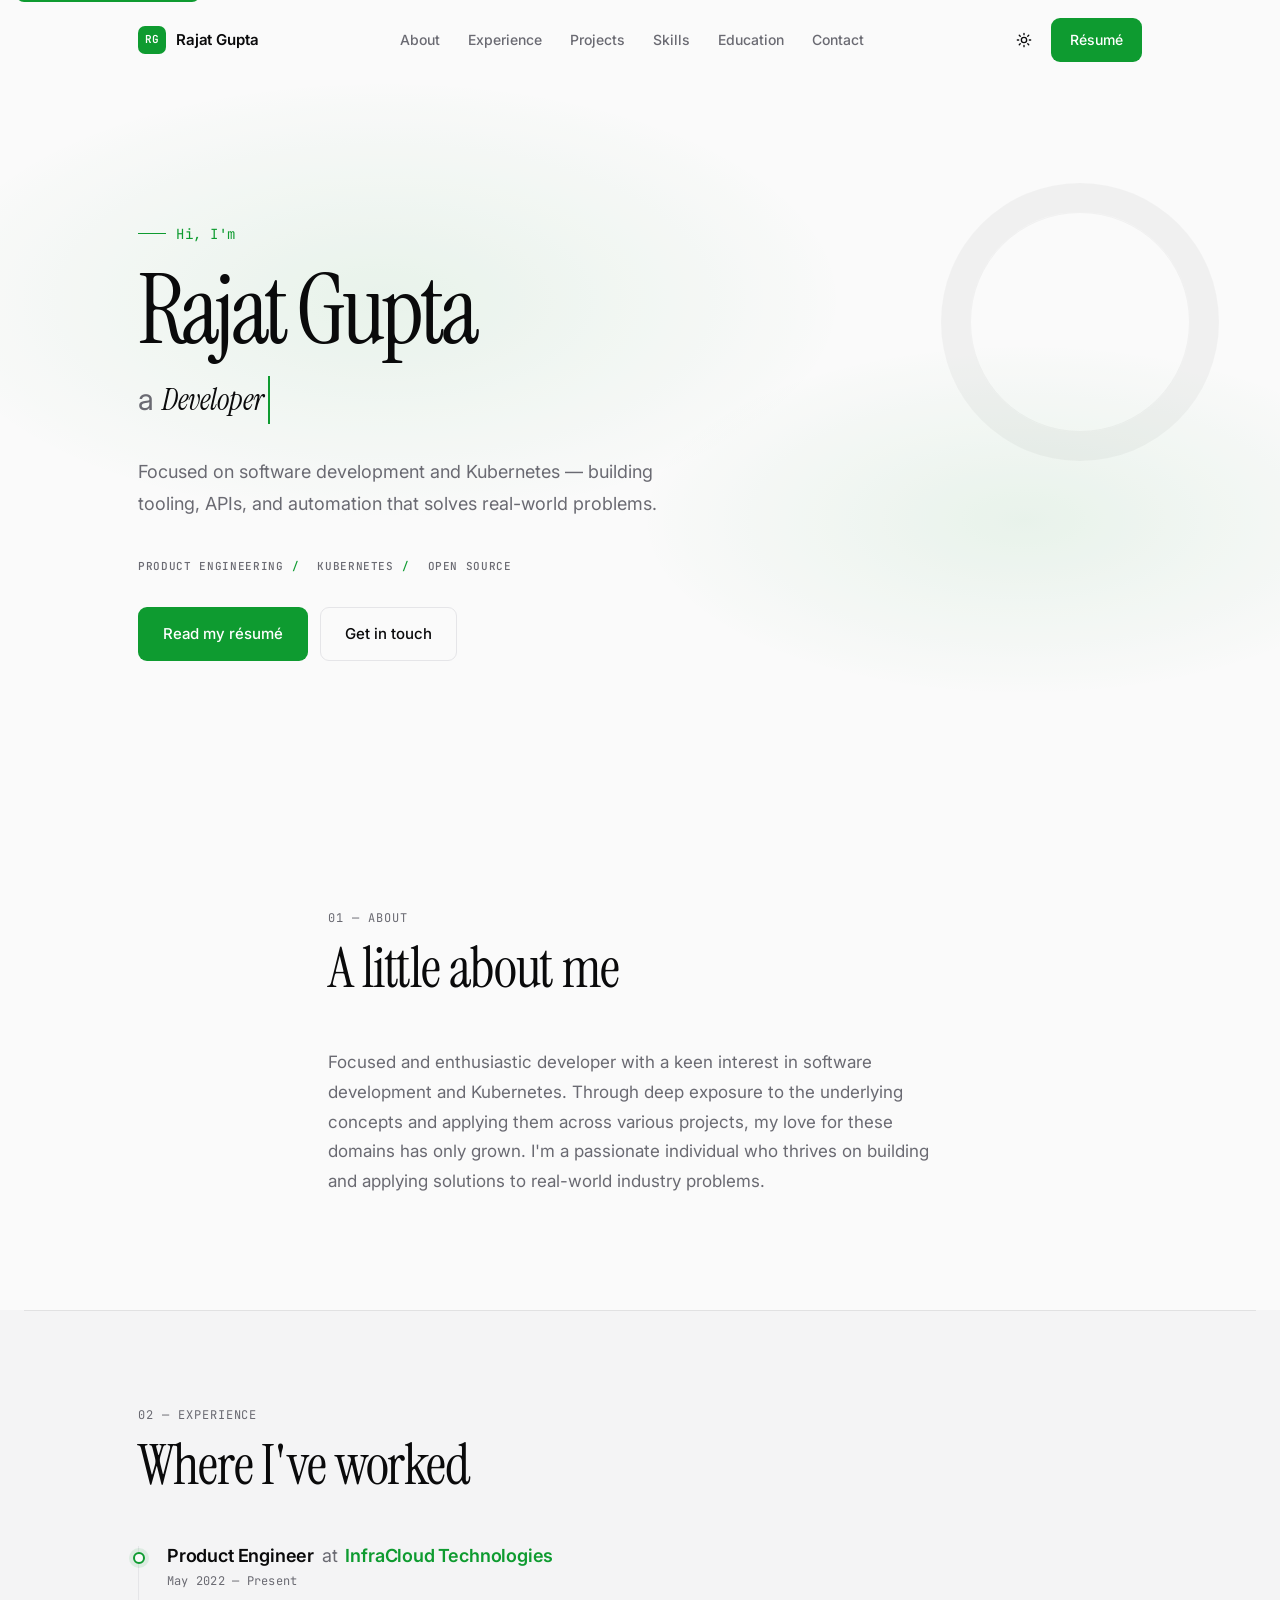
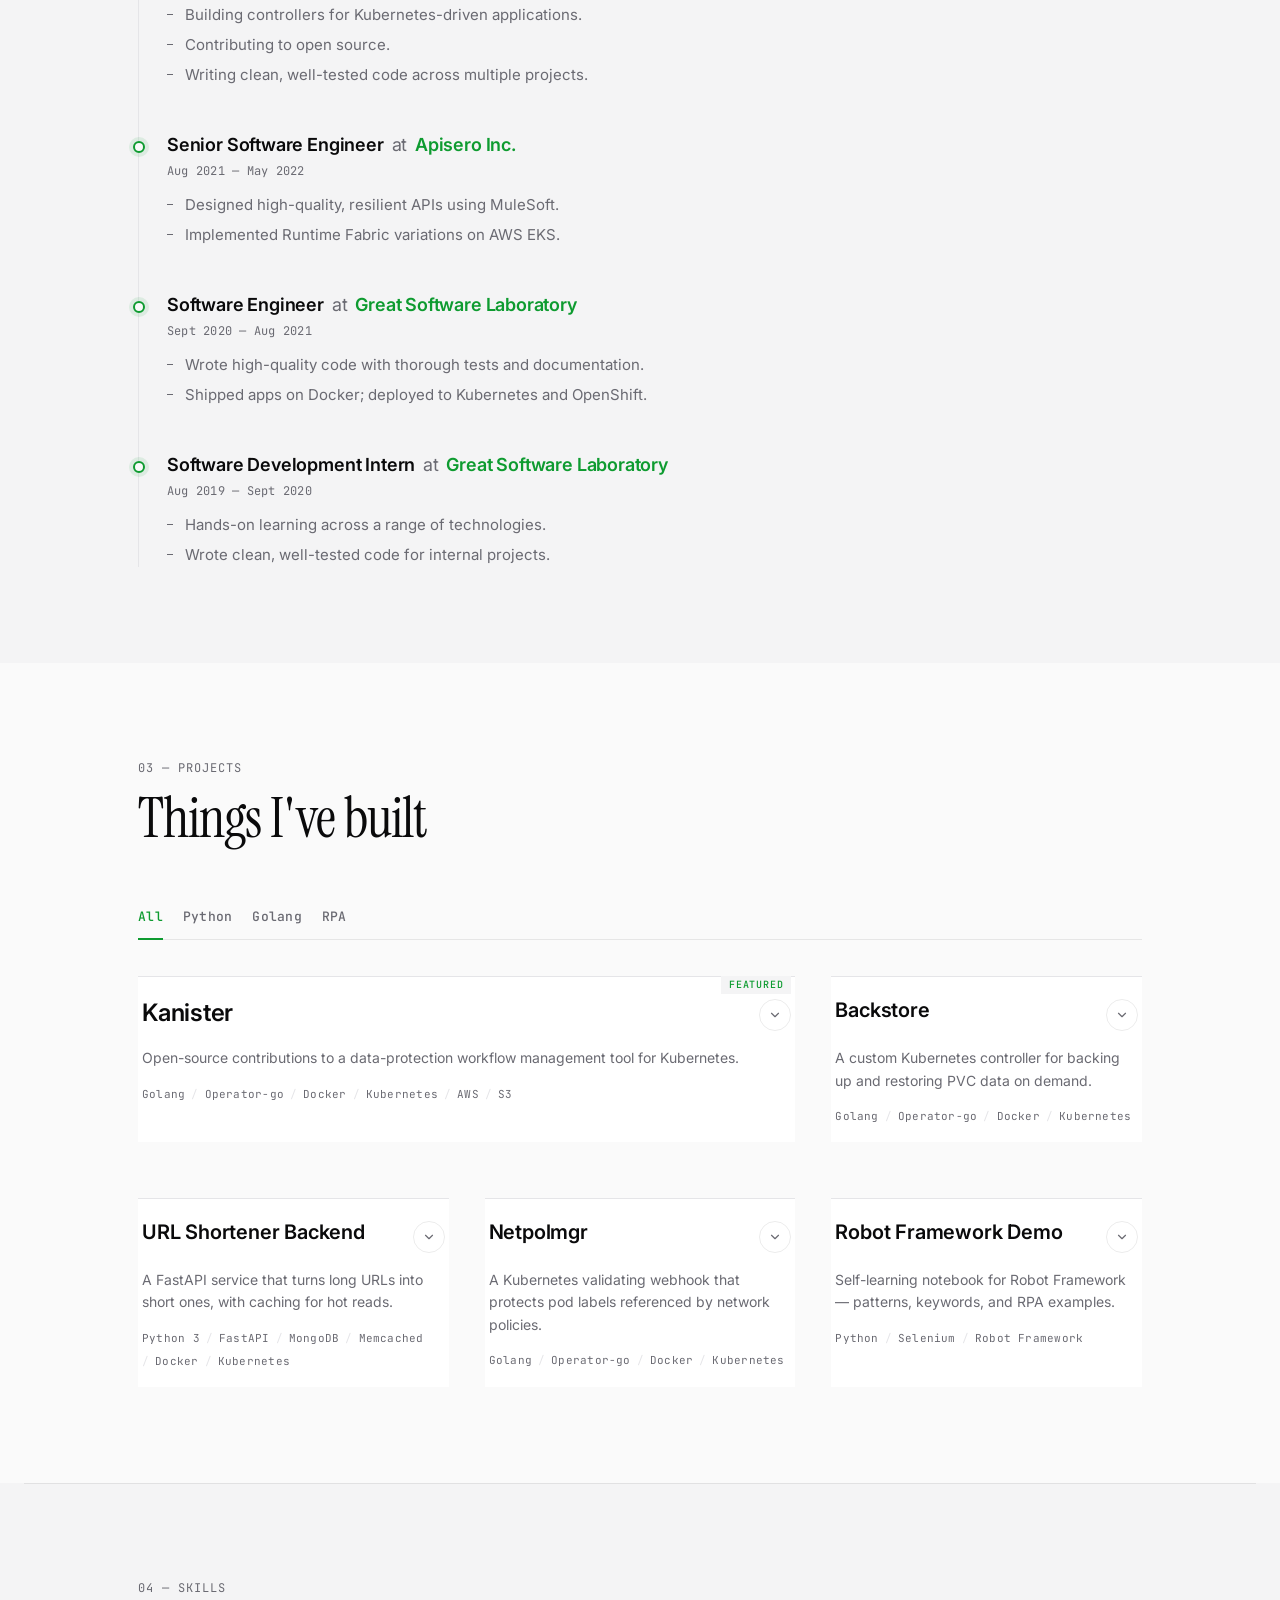
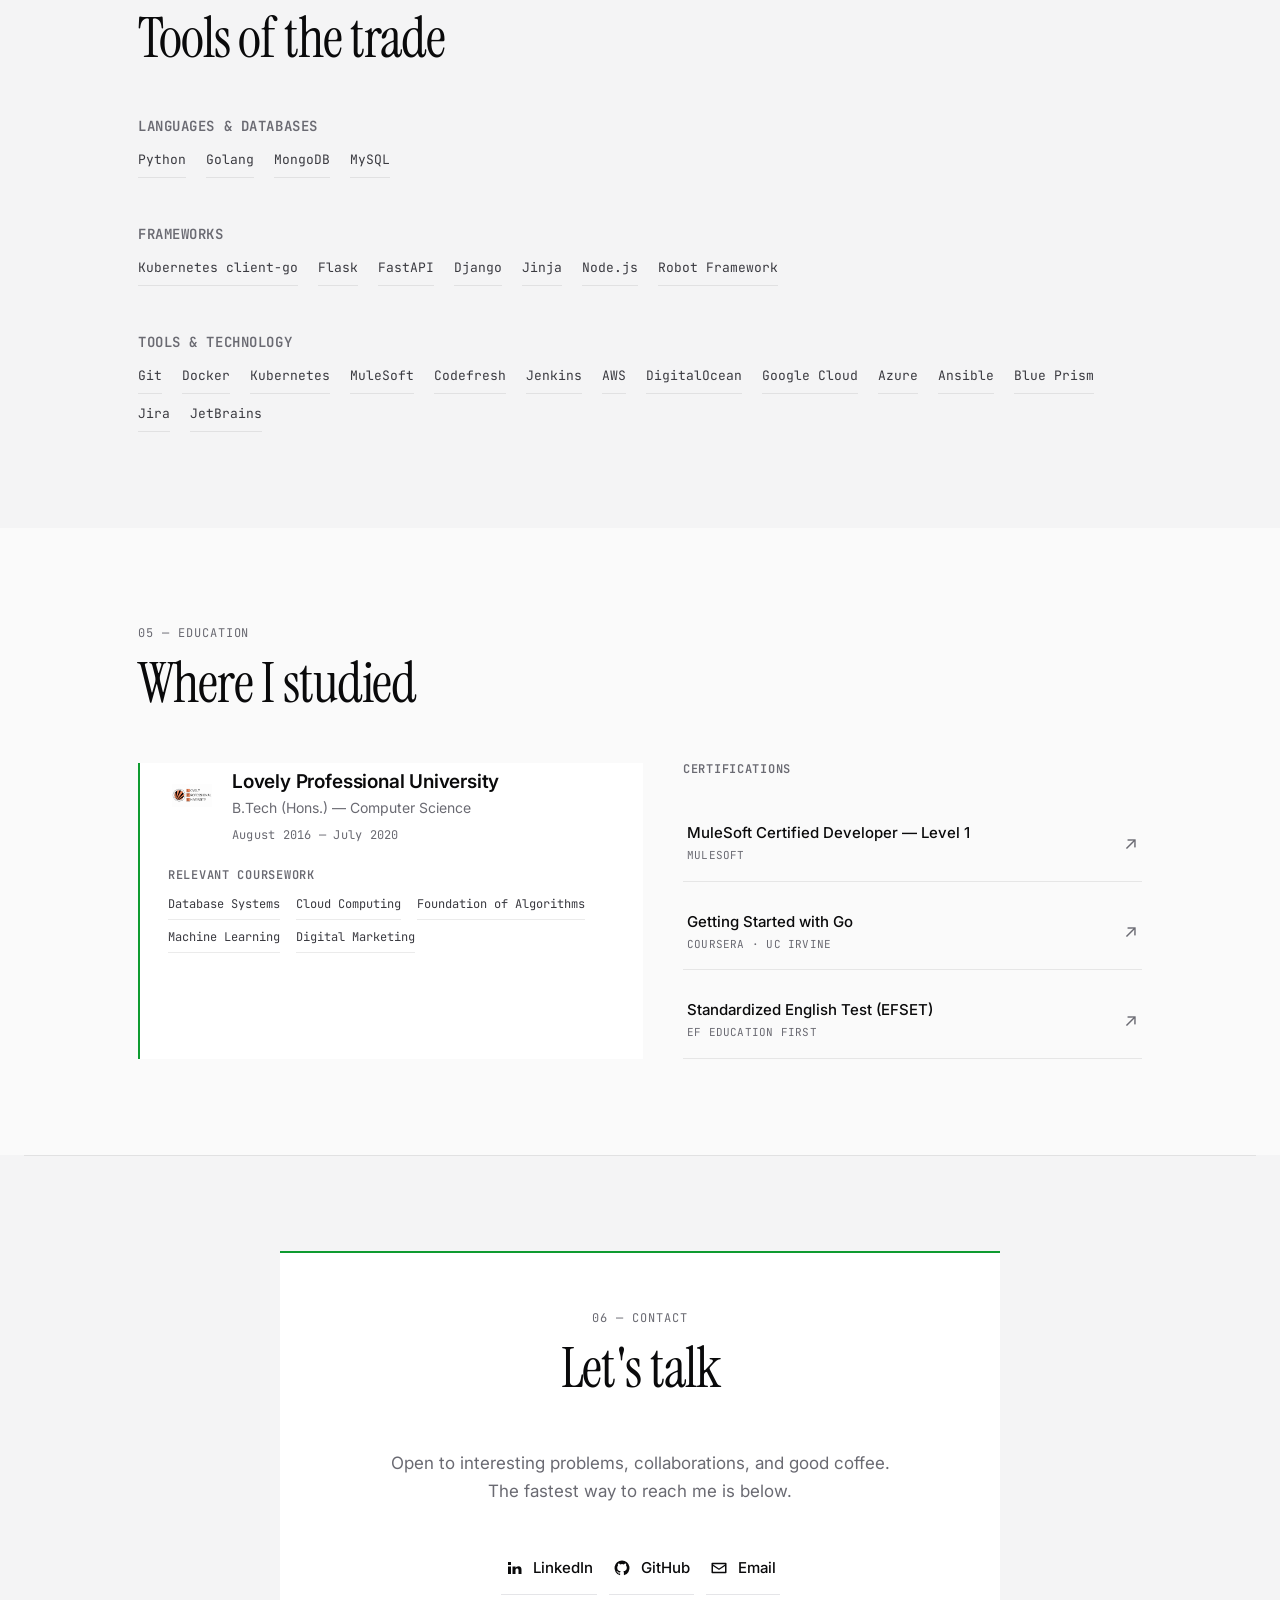
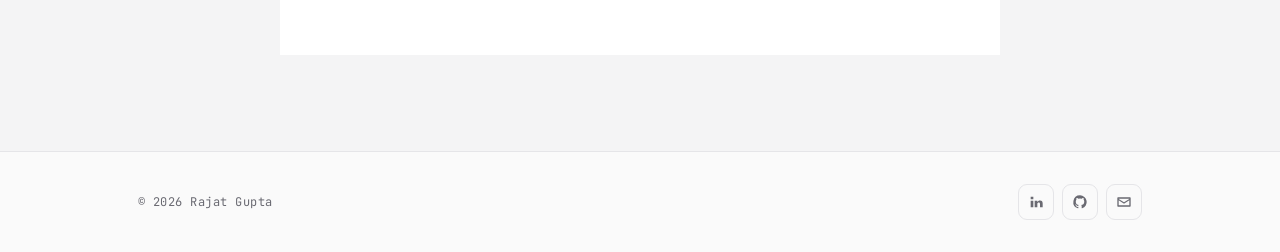
<file: index.html>
<!DOCTYPE html>
<html lang="en" data-theme="dark">
<head>
  <meta charset="UTF-8" />
  <meta name="viewport" content="width=device-width, initial-scale=1, viewport-fit=cover" />
  <meta name="color-scheme" content="dark light" />
  <meta name="theme-color" content="#0a0a0b" media="(prefers-color-scheme: dark)" />
  <meta name="theme-color" content="#fafafa" media="(prefers-color-scheme: light)" />

  <title>Rajat Gupta | Product Engineer &amp; Kubernetes Developer</title>
  <meta name="description" content="Rajat Gupta is a product engineer and Kubernetes developer building cloud-native tooling, Go controllers, APIs, and automation." />
  <meta name="author" content="Rajat Gupta" />
  <meta name="robots" content="index, follow, max-image-preview:large, max-snippet:-1, max-video-preview:-1" />
  <meta name="keywords" content="Rajat Gupta, product engineer, Kubernetes developer, Golang developer, cloud native, open source" />

  <link rel="icon" type="image/png" href="/favicon.png" />
  <link rel="canonical" href="https://r4rajat.com/" />

  <meta property="og:title" content="Rajat Gupta | Product Engineer &amp; Kubernetes Developer" />
  <meta property="og:description" content="Product engineer building cloud-native tooling, Go controllers, APIs, and automation." />
  <meta property="og:type" content="website" />
  <meta property="og:url" content="https://r4rajat.com/" />
  <meta property="og:site_name" content="Rajat Gupta" />
  <meta name="twitter:card" content="summary" />
  <meta name="twitter:title" content="Rajat Gupta | Product Engineer &amp; Kubernetes Developer" />
  <meta name="twitter:description" content="Product engineer building cloud-native tooling, Go controllers, APIs, and automation." />

  <script type="application/ld+json">
    {
      "@context": "https://schema.org",
      "@type": "Person",
      "name": "Rajat Gupta",
      "url": "https://r4rajat.com/",
      "jobTitle": "Product Engineer",
      "description": "Product engineer building cloud-native tooling, Kubernetes controllers, APIs, and automation.",
      "sameAs": [
        "https://github.com/r4rajat",
        "https://www.linkedin.com/in/rajat-gupta"
      ],
      "knowsAbout": ["Kubernetes", "Golang", "Python", "Cloud Native Development", "APIs", "Open Source"]
    }
  </script>

  <link rel="preconnect" href="https://fonts.googleapis.com" />
  <link rel="preconnect" href="https://fonts.gstatic.com" crossorigin />
  <link
    href="https://fonts.googleapis.com/css2?family=Inter:wght@400;500;600;700&family=Instrument+Serif&family=JetBrains+Mono:wght@400;500&display=swap"
    rel="stylesheet"
  />

  <link rel="stylesheet" href="assets/css/style.css" />

  <script>
    (function () {
      try {
        var stored = localStorage.getItem('theme');
        var prefers = window.matchMedia('(prefers-color-scheme: light)').matches ? 'light' : 'dark';
        document.documentElement.dataset.theme = stored || prefers;
      } catch (e) {}
    })();
  </script>
</head>
<body>
  <a href="#main" class="skip-link">Skip to main content</a>

  <header class="nav" id="top">
    <div class="nav-inner">
      <a class="brand" href="#top" aria-label="Home — Rajat Gupta">
        <span class="brand-mark">RG</span>
        <span class="brand-name">Rajat Gupta</span>
      </a>

      <nav class="nav-links" aria-label="Primary">
        <ul>
          <li><a href="#about">About</a></li>
          <li><a href="#experience">Experience</a></li>
          <li><a href="#projects">Projects</a></li>
          <li><a href="#skills">Skills</a></li>
          <li><a href="#education">Education</a></li>
          <li><a href="#contact">Contact</a></li>
        </ul>
      </nav>

      <div class="nav-actions">
        <button
          type="button"
          class="theme-toggle"
          id="theme-toggle"
          aria-label="Toggle color theme"
          aria-pressed="false"
          title="Toggle theme"
        >
          <svg class="icon icon-sun" viewBox="0 0 24 24" aria-hidden="true">
            <circle cx="12" cy="12" r="4" />
            <path d="M12 2v2M12 20v2M2 12h2M20 12h2M4.93 4.93l1.41 1.41M17.66 17.66l1.41 1.41M4.93 19.07l1.41-1.41M17.66 6.34l1.41-1.41" />
          </svg>
          <svg class="icon icon-moon" viewBox="0 0 24 24" aria-hidden="true">
            <path d="M21 12.79A9 9 0 1111.21 3 7 7 0 0021 12.79z" />
          </svg>
        </button>

        <a href="resume.pdf" class="btn btn-resume" target="_blank" rel="noopener">Résumé</a>

        <button
          type="button"
          class="hamburger"
          id="hamburger"
          aria-label="Open menu"
          aria-expanded="false"
          aria-controls="mobile-menu"
        >
          <span></span><span></span><span></span>
        </button>
      </div>
    </div>

    <div class="mobile-menu" id="mobile-menu" hidden>
      <nav aria-label="Mobile">
        <ul>
          <li><a href="#about">About</a></li>
          <li><a href="#experience">Experience</a></li>
          <li><a href="#projects">Projects</a></li>
          <li><a href="#skills">Skills</a></li>
          <li><a href="#education">Education</a></li>
          <li><a href="#contact">Contact</a></li>
          <li><a href="resume.pdf" target="_blank" rel="noopener">Résumé</a></li>
        </ul>
      </nav>
    </div>
  </header>

  <main id="main">
    <section class="hero" aria-labelledby="hero-title">
      <div class="hero-glow" aria-hidden="true"></div>
      <div class="container">
        <p class="hero-eyebrow">Hi, I'm</p>
        <h1 id="hero-title" class="hero-name">Rajat Gupta</h1>
        <p class="hero-role">
          <span class="hero-role-prefix">a&nbsp;</span><span class="rotating" id="rotating-role" aria-live="polite">Developer</span>
        </p>
        <p class="hero-intro">
          Focused on software development and Kubernetes — building tooling, APIs, and
          automation that solves real-world problems.
        </p>
        <ul class="hero-meta" aria-label="Areas of focus">
          <li>Product engineering</li>
          <li>Kubernetes</li>
          <li>Open source</li>
        </ul>
        <div class="hero-cta">
          <a href="resume.pdf" class="btn btn-primary" target="_blank" rel="noopener">Read my résumé</a>
          <a href="#contact" class="btn btn-secondary">Get in touch</a>
        </div>
      </div>
    </section>

    <section id="about" class="section reveal" aria-labelledby="about-title">
      <div class="container container-narrow">
        <p class="section-eyebrow">01 — About</p>
        <h2 id="about-title" class="section-title">A little about me</h2>
        <div class="prose">
          <p>
            Focused and enthusiastic developer with a keen interest in software development
            and Kubernetes. Through deep exposure to the underlying concepts and applying
            them across various projects, my love for these domains has only grown. I'm a
            passionate individual who thrives on building and applying solutions to
            real-world industry problems.
          </p>
        </div>
      </div>
    </section>

    <section id="experience" class="section reveal" aria-labelledby="experience-title">
      <div class="container">
        <p class="section-eyebrow">02 — Experience</p>
        <h2 id="experience-title" class="section-title">Where I've worked</h2>

        <ol class="timeline">
          <li class="timeline-item">
            <div class="timeline-dot" aria-hidden="true"></div>
            <div class="timeline-content">
              <h3 class="timeline-role">
                Product Engineer
                <span class="timeline-at">at</span>
                <a href="https://www.infracloud.io/" target="_blank" rel="noopener" class="timeline-company">InfraCloud Technologies</a>
              </h3>
              <p class="timeline-meta">May 2022 — Present</p>
              <ul class="timeline-bullets">
                <li>Building controllers for Kubernetes-driven applications.</li>
                <li>Contributing to open source.</li>
                <li>Writing clean, well-tested code across multiple projects.</li>
              </ul>
            </div>
          </li>

          <li class="timeline-item">
            <div class="timeline-dot" aria-hidden="true"></div>
            <div class="timeline-content">
              <h3 class="timeline-role">
                Senior Software Engineer
                <span class="timeline-at">at</span>
                <a href="https://www.apisero.com/" target="_blank" rel="noopener" class="timeline-company">Apisero Inc.</a>
              </h3>
              <p class="timeline-meta">Aug 2021 — May 2022</p>
              <ul class="timeline-bullets">
                <li>Designed high-quality, resilient APIs using MuleSoft.</li>
                <li>Implemented Runtime Fabric variations on AWS EKS.</li>
              </ul>
            </div>
          </li>

          <li class="timeline-item">
            <div class="timeline-dot" aria-hidden="true"></div>
            <div class="timeline-content">
              <h3 class="timeline-role">
                Software Engineer
                <span class="timeline-at">at</span>
                <a href="https://www.gslab.com/" target="_blank" rel="noopener" class="timeline-company">Great Software Laboratory</a>
              </h3>
              <p class="timeline-meta">Sept 2020 — Aug 2021</p>
              <ul class="timeline-bullets">
                <li>Wrote high-quality code with thorough tests and documentation.</li>
                <li>Shipped apps on Docker; deployed to Kubernetes and OpenShift.</li>
              </ul>
            </div>
          </li>

          <li class="timeline-item">
            <div class="timeline-dot" aria-hidden="true"></div>
            <div class="timeline-content">
              <h3 class="timeline-role">
                Software Development Intern
                <span class="timeline-at">at</span>
                <a href="https://www.gslab.com/" target="_blank" rel="noopener" class="timeline-company">Great Software Laboratory</a>
              </h3>
              <p class="timeline-meta">Aug 2019 — Sept 2020</p>
              <ul class="timeline-bullets">
                <li>Hands-on learning across a range of technologies.</li>
                <li>Wrote clean, well-tested code for internal projects.</li>
              </ul>
            </div>
          </li>
        </ol>
      </div>
    </section>

    <section id="projects" class="section reveal" aria-labelledby="projects-title">
      <div class="container">
        <p class="section-eyebrow">03 — Projects</p>
        <h2 id="projects-title" class="section-title">Things I've built</h2>

        <div class="filters" role="tablist" aria-label="Filter projects">
          <button class="filter-chip is-active" data-filter="all" role="tab" aria-selected="true">All</button>
          <button class="filter-chip" data-filter="python" role="tab" aria-selected="false">Python</button>
          <button class="filter-chip" data-filter="golang" role="tab" aria-selected="false">Golang</button>
          <button class="filter-chip" data-filter="rpa" role="tab" aria-selected="false">RPA</button>
        </div>

        <div class="project-grid" id="project-grid">
          <!-- JavaScript enhances this list with filtering and expandable details. -->
          <noscript>
            <article>
              <h3>Kanister</h3>
              <p>Open-source contributions to a data-protection workflow management tool for Kubernetes, written in Go.</p>
              <a href="https://github.com/kanisterio/kanister">View Kanister on GitHub</a>
            </article>
            <article>
              <h3>Backstore</h3>
              <p>A Go-based Kubernetes controller for backing up and restoring persistent volume claim data on demand.</p>
              <a href="https://github.com/r4rajat/backstore">View Backstore on GitHub</a>
            </article>
            <article>
              <h3>URL Shortener Backend</h3>
              <p>A FastAPI service using MongoDB and Memcached to create and quickly resolve short URLs.</p>
              <a href="https://github.com/r4rajat/URL_Shortner_Backend">View URL Shortener on GitHub</a>
            </article>
            <article>
              <h3>Netpolmgr</h3>
              <p>A Go Kubernetes validating admission webhook that protects pod labels referenced by network policies.</p>
              <a href="https://github.com/r4rajat/netpolmgr">View Netpolmgr on GitHub</a>
            </article>
            <article>
              <h3>Robot Framework Demo</h3>
              <p>Robot Framework, Selenium, and Python examples for browser automation and RPA.</p>
              <a href="https://github.com/r4rajat/robot-framework-demo">View Robot Framework Demo on GitHub</a>
            </article>
          </noscript>
        </div>
      </div>
    </section>

    <section id="skills" class="section reveal" aria-labelledby="skills-title">
      <div class="container">
        <p class="section-eyebrow">04 — Skills</p>
        <h2 id="skills-title" class="section-title">Tools of the trade</h2>

        <div class="skill-groups">
          <div class="skill-group">
            <h3>Languages &amp; Databases</h3>
            <ul class="pills" aria-label="Languages and databases">
              <li>Python</li>
              <li>Golang</li>
              <li>MongoDB</li>
              <li>MySQL</li>
            </ul>
          </div>

          <div class="skill-group">
            <h3>Frameworks</h3>
            <ul class="pills" aria-label="Frameworks">
              <li>Kubernetes client-go</li>
              <li>Flask</li>
              <li>FastAPI</li>
              <li>Django</li>
              <li>Jinja</li>
              <li>Node.js</li>
              <li>Robot Framework</li>
            </ul>
          </div>

          <div class="skill-group">
            <h3>Tools &amp; Technology</h3>
            <ul class="pills" aria-label="Tools and technology">
              <li>Git</li>
              <li>Docker</li>
              <li>Kubernetes</li>
              <li>MuleSoft</li>
              <li>Codefresh</li>
              <li>Jenkins</li>
              <li>AWS</li>
              <li>DigitalOcean</li>
              <li>Google Cloud</li>
              <li>Azure</li>
              <li>Ansible</li>
              <li>Blue Prism</li>
              <li>Jira</li>
              <li>JetBrains</li>
            </ul>
          </div>
        </div>
      </div>
    </section>

    <section id="education" class="section reveal" aria-labelledby="education-title">
      <div class="container">
        <p class="section-eyebrow">05 — Education</p>
        <h2 id="education-title" class="section-title">Where I studied</h2>

        <div class="edu-layout">
          <article class="edu-card">
            <div class="edu-school">
              <img src="assets/img/education/lpu.png" alt="" class="edu-logo" loading="lazy" width="48" height="48" />
              <div>
                <h3>Lovely Professional University</h3>
                <p class="edu-degree">B.Tech (Hons.) — Computer Science</p>
                <p class="edu-meta">August 2016 — July 2020</p>
              </div>
            </div>
            <div class="edu-coursework">
              <h4>Relevant coursework</h4>
              <ul class="pills pills-sm">
                <li>Database Systems</li>
                <li>Cloud Computing</li>
                <li>Foundation of Algorithms</li>
                <li>Machine Learning</li>
                <li>Digital Marketing</li>
              </ul>
            </div>
          </article>

          <div class="cert-stack">
            <h3 class="cert-stack-title">Certifications</h3>

            <a class="cert-card" href="https://drive.google.com/file/d/1PmBRNFKjfWhNKDuli8FHgayd4tFiwwfh/view?usp=sharing" target="_blank" rel="noopener">
              <div class="cert-card-content">
                <p class="cert-name">MuleSoft Certified Developer — Level 1</p>
                <p class="cert-issuer">MuleSoft</p>
              </div>
              <span class="cert-arrow" aria-hidden="true">↗</span>
            </a>

            <a class="cert-card" href="https://coursera.org/share/fc73cfcd6e876f75f719c4027d8e59b1" target="_blank" rel="noopener">
              <div class="cert-card-content">
                <p class="cert-name">Getting Started with Go</p>
                <p class="cert-issuer">Coursera · UC Irvine</p>
              </div>
              <span class="cert-arrow" aria-hidden="true">↗</span>
            </a>

            <a class="cert-card" href="https://www.efset.org/cert/aEbEyP" target="_blank" rel="noopener">
              <div class="cert-card-content">
                <p class="cert-name">Standardized English Test (EFSET)</p>
                <p class="cert-issuer">EF Education First</p>
              </div>
              <span class="cert-arrow" aria-hidden="true">↗</span>
            </a>
          </div>
        </div>
      </div>
    </section>

    <section id="contact" class="section reveal" aria-labelledby="contact-title">
      <div class="container container-narrow contact-block">
        <p class="section-eyebrow">06 — Contact</p>
        <h2 id="contact-title" class="section-title">Let's talk</h2>
        <p class="contact-lede">
          Open to interesting problems, collaborations, and good coffee. The fastest way
          to reach me is below.
        </p>

        <div class="contact-buttons">
          <a class="contact-btn" href="https://www.linkedin.com/in/rajat-gupta" target="_blank" rel="noopener" aria-label="LinkedIn">
            <svg class="icon" viewBox="0 0 24 24" aria-hidden="true">
              <path d="M4 4h4v4H4zM4 10h4v10H4zM10 10h4v2c.7-1.3 2.2-2.3 4-2.3 3 0 4 2 4 4.5V20h-4v-5c0-1.4-.5-2.3-1.8-2.3S14 13.5 14 15v5h-4z"/>
            </svg>
            <span>LinkedIn</span>
          </a>
          <a class="contact-btn" href="https://github.com/r4rajat" target="_blank" rel="noopener" aria-label="GitHub">
            <svg class="icon" viewBox="0 0 24 24" aria-hidden="true">
              <path d="M12 2a10 10 0 00-3.16 19.49c.5.09.68-.22.68-.48v-1.7c-2.78.6-3.37-1.34-3.37-1.34-.46-1.16-1.12-1.47-1.12-1.47-.91-.62.07-.61.07-.61 1 .07 1.53 1.04 1.53 1.04.9 1.53 2.36 1.09 2.94.83.09-.65.35-1.09.63-1.34-2.22-.25-4.55-1.11-4.55-4.94 0-1.09.39-1.98 1.03-2.68-.1-.25-.45-1.27.1-2.65 0 0 .84-.27 2.75 1.02a9.55 9.55 0 015 0c1.91-1.29 2.75-1.02 2.75-1.02.55 1.38.2 2.4.1 2.65.64.7 1.03 1.59 1.03 2.68 0 3.84-2.34 4.69-4.57 4.94.36.31.68.92.68 1.85v2.74c0 .27.18.58.69.48A10 10 0 0012 2z"/>
            </svg>
            <span>GitHub</span>
          </a>
          <a class="contact-btn" href="mailto:hello@r4rajat.com" aria-label="Email">
            <svg class="icon" viewBox="0 0 24 24" aria-hidden="true">
              <path d="M3 5h18a1 1 0 011 1v12a1 1 0 01-1 1H3a1 1 0 01-1-1V6a1 1 0 011-1zm1 2v.4l8 5.1 8-5.1V7H4zm16 2.4l-7.5 4.8a1 1 0 01-1 0L4 9.4V17h16V9.4z"/>
            </svg>
            <span>Email</span>
          </a>
        </div>
      </div>
    </section>
  </main>

  <footer class="footer">
    <div class="container footer-inner">
      <p class="footer-copy">© <span id="year">2026</span> Rajat Gupta</p>
      <div class="footer-socials" aria-label="Social links">
        <a href="https://www.linkedin.com/in/rajat-gupta" target="_blank" rel="noopener" aria-label="LinkedIn">
          <svg class="icon" viewBox="0 0 24 24" aria-hidden="true"><path d="M4 4h4v4H4zM4 10h4v10H4zM10 10h4v2c.7-1.3 2.2-2.3 4-2.3 3 0 4 2 4 4.5V20h-4v-5c0-1.4-.5-2.3-1.8-2.3S14 13.5 14 15v5h-4z"/></svg>
        </a>
        <a href="https://github.com/r4rajat" target="_blank" rel="noopener" aria-label="GitHub">
          <svg class="icon" viewBox="0 0 24 24" aria-hidden="true"><path d="M12 2a10 10 0 00-3.16 19.49c.5.09.68-.22.68-.48v-1.7c-2.78.6-3.37-1.34-3.37-1.34-.46-1.16-1.12-1.47-1.12-1.47-.91-.62.07-.61.07-.61 1 .07 1.53 1.04 1.53 1.04.9 1.53 2.36 1.09 2.94.83.09-.65.35-1.09.63-1.34-2.22-.25-4.55-1.11-4.55-4.94 0-1.09.39-1.98 1.03-2.68-.1-.25-.45-1.27.1-2.65 0 0 .84-.27 2.75 1.02a9.55 9.55 0 015 0c1.91-1.29 2.75-1.02 2.75-1.02.55 1.38.2 2.4.1 2.65.64.7 1.03 1.59 1.03 2.68 0 3.84-2.34 4.69-4.57 4.94.36.31.68.92.68 1.85v2.74c0 .27.18.58.69.48A10 10 0 0012 2z"/></svg>
        </a>
        <a href="mailto:hello@r4rajat.com" aria-label="Email">
          <svg class="icon" viewBox="0 0 24 24" aria-hidden="true"><path d="M3 5h18a1 1 0 011 1v12a1 1 0 01-1 1H3a1 1 0 01-1-1V6a1 1 0 011-1zm1 2v.4l8 5.1 8-5.1V7H4zm16 2.4l-7.5 4.8a1 1 0 01-1 0L4 9.4V17h16V9.4z"/></svg>
        </a>
      </div>
    </div>
  </footer>

  <script src="assets/js/projects.js" defer></script>
  <script src="assets/js/main.js" defer></script>
</body>
</html>
</file>
<file: assets/css/style.css>
/* ==========================================================================
   Reset + base
   ========================================================================== */

*, *::before, *::after { box-sizing: border-box; }

html {
  -webkit-text-size-adjust: 100%;
  scroll-behavior: smooth;
}

@media (prefers-reduced-motion: reduce) {
  html { scroll-behavior: auto; }
  *, *::before, *::after {
    animation-duration: 0.01ms !important;
    animation-iteration-count: 1 !important;
    transition-duration: 0.01ms !important;
    scroll-behavior: auto !important;
  }
}

body {
  margin: 0;
  font-family: 'Inter', system-ui, -apple-system, 'Segoe UI', sans-serif;
  font-size: 16px;
  line-height: 1.6;
  color: var(--text);
  background: var(--bg);
  -webkit-font-smoothing: antialiased;
  -moz-osx-font-smoothing: grayscale;
  overflow-x: hidden;
  transition: background-color 200ms ease, color 200ms ease;
}

img, svg { display: block; max-width: 100%; }

a { color: inherit; text-decoration: none; }

ul, ol { margin: 0; padding: 0; list-style: none; }

button { font: inherit; color: inherit; background: none; border: 0; cursor: pointer; }

::selection { background: var(--accent); color: var(--bg); }

/* ==========================================================================
   Theme tokens
   ========================================================================== */

:root,
[data-theme='dark'] {
  --bg: #0a0a0b;
  --surface: #131316;
  --surface-soft: #101012;
  --surface-elev: #1a1a1f;
  --text: #ededed;
  --muted: #8a8a93;
  --border: #2a2a30;
  --accent: #12d640;
  --accent-fg: #04240c;
  --accent-glow: rgba(18, 214, 64, 0.12);
  --shadow: 0 1px 0 rgba(255,255,255,0.04) inset, 0 12px 40px rgba(0,0,0,0.4);
  --nav-bg: rgba(10, 10, 11, 0.72);
  --pill-bg: #1a1a1f;
  --pill-fg: #d8d8db;
  --section-rule: rgba(237, 237, 237, 0.08);
}

[data-theme='light'] {
  --bg: #fafafa;
  --surface: #ffffff;
  --surface-soft: #f4f4f5;
  --surface-elev: #ffffff;
  --text: #0a0a0b;
  --muted: #6a6a72;
  --border: #e5e5e8;
  --accent: #0e9b30;
  --accent-fg: #ffffff;
  --accent-glow: rgba(14, 155, 48, 0.10);
  --shadow: 0 1px 0 rgba(0,0,0,0.02) inset, 0 8px 28px rgba(0,0,0,0.06);
  --nav-bg: rgba(250, 250, 250, 0.78);
  --pill-bg: #f1f1f3;
  --pill-fg: #3a3a40;
  --section-rule: rgba(10, 10, 11, 0.08);
}

/* ==========================================================================
   Typography utilities
   ========================================================================== */

h1, h2, h3, h4 { margin: 0; line-height: 1.15; letter-spacing: -0.01em; }

.section-title {
  font-family: 'Instrument Serif', Georgia, serif;
  font-weight: 400;
  font-size: clamp(36px, 5vw, 56px);
  letter-spacing: -0.02em;
  margin: 8px 0 48px;
  color: var(--text);
}

.section-eyebrow {
  font-family: 'JetBrains Mono', ui-monospace, Menlo, Consolas, monospace;
  font-size: 12px;
  letter-spacing: 0.08em;
  text-transform: uppercase;
  color: var(--muted);
  margin: 0;
}

.prose p { color: var(--muted); font-size: 17px; line-height: 1.75; }

/* ==========================================================================
   Layout
   ========================================================================== */

.container {
  width: 100%;
  max-width: 1100px;
  margin: 0 auto;
  padding: 0 24px;
}

@media (min-width: 768px) {
  .container { padding: 0 48px; }
}

.container-narrow { max-width: 720px; }

.section {
  padding: 96px 0;
  position: relative;
}

.nav-links a[aria-current='page'] {
  color: var(--text);
}

.mobile-menu a[aria-current='page'] {
  color: var(--accent);
}

main > .section:nth-of-type(odd) { background: var(--surface-soft); }

main > .section:nth-of-type(odd)::before {
  content: '';
  position: absolute;
  inset: 0 24px auto;
  height: 1px;
  background: var(--section-rule);
}

@media (max-width: 767px) {
  .section { padding: 72px 0; }
  main > .section:nth-of-type(odd)::before { inset: 0 16px auto; }
  .section-title { margin-bottom: 36px; }
  .contact-block { padding: 44px 20px 48px; }
}

.skip-link {
  position: absolute;
  top: -40px;
  left: 16px;
  background: var(--accent);
  color: var(--accent-fg);
  padding: 8px 16px;
  border-radius: 8px;
  z-index: 1000;
  transition: top 150ms ease;
}
.skip-link:focus { top: 16px; }

/* ==========================================================================
   Nav
   ========================================================================== */

.nav {
  position: sticky;
  top: 0;
  z-index: 100;
  width: 100%;
  background: transparent;
  transition: background-color 200ms ease, box-shadow 200ms ease, backdrop-filter 200ms ease;
}

.nav.is-scrolled {
  background: var(--nav-bg);
  backdrop-filter: blur(12px);
  -webkit-backdrop-filter: blur(12px);
  box-shadow: 0 1px 0 var(--section-rule);
}

.nav-inner {
  display: flex;
  align-items: center;
  justify-content: space-between;
  gap: 16px;
  max-width: 1100px;
  margin: 0 auto;
  padding: 14px 24px;
}

@media (min-width: 768px) {
  .nav-inner { padding: 18px 48px; }
}

.brand {
  display: inline-flex;
  align-items: center;
  gap: 10px;
  font-weight: 600;
  font-size: 15px;
  letter-spacing: -0.01em;
  transition: opacity 150ms ease;
}
.brand:hover { opacity: 0.75; }

.brand-mark {
  display: inline-grid;
  place-items: center;
  width: 28px;
  height: 28px;
  border-radius: 7px;
  background: var(--accent);
  color: var(--accent-fg);
  font-family: 'JetBrains Mono', ui-monospace, monospace;
  font-size: 11px;
  font-weight: 600;
  letter-spacing: 0;
}

.brand-name { display: inline; }
@media (max-width: 480px) { .brand-name { display: none; } }

.nav-links { display: none; }

@media (min-width: 1024px) {
  .nav-links { display: block; }
  .nav-links ul {
    display: flex;
    gap: 4px;
  }
  .nav-links a {
    display: inline-block;
    padding: 8px 12px;
    border-radius: 0;
    color: var(--muted);
    font-size: 14px;
    font-weight: 500;
    transition: color 150ms ease, background-color 150ms ease;
  }
  .nav-links a:hover { color: var(--text); }
}

.nav-actions {
  display: flex;
  align-items: center;
  gap: 8px;
}

.theme-toggle {
  display: inline-grid;
  place-items: center;
  width: 38px;
  height: 38px;
  border-radius: 50%;
  border: 1px solid transparent;
  background: transparent;
  color: var(--text);
  transition: background-color 150ms ease, transform 150ms ease, border-color 150ms ease;
}
.theme-toggle:hover { background: var(--surface-elev); transform: translateY(-1px); }
.theme-toggle .icon { width: 16px; height: 16px; fill: none; stroke: currentColor; stroke-width: 2; stroke-linecap: round; stroke-linejoin: round; }
.theme-toggle .icon-sun { display: none; }
.theme-toggle .icon-moon { display: block; }
[data-theme='light'] .theme-toggle .icon-sun { display: block; }
[data-theme='light'] .theme-toggle .icon-moon { display: none; }

.btn {
  display: inline-flex;
  align-items: center;
  justify-content: center;
  gap: 8px;
  padding: 10px 18px;
  border-radius: 9px;
  font-size: 14px;
  font-weight: 500;
  border: 1px solid transparent;
  transition: transform 150ms ease, background-color 150ms ease, border-color 150ms ease, color 150ms ease, box-shadow 150ms ease;
  white-space: nowrap;
}

.btn-resume {
  background: var(--accent);
  color: var(--accent-fg);
}
.btn-resume:hover { transform: translateY(-1px); box-shadow: 0 8px 24px var(--accent-glow); }

.btn-primary {
  background: var(--accent);
  color: var(--accent-fg);
  padding: 14px 24px;
  font-size: 15px;
}
.btn-primary:hover { transform: translateY(-1px); box-shadow: 0 12px 32px var(--accent-glow); }

.btn-secondary {
  background: transparent;
  border-color: var(--border);
  color: var(--text);
  padding: 14px 24px;
  font-size: 15px;
}
.btn-secondary:hover { background: var(--surface); border-color: var(--text); }

.hamburger {
  display: inline-grid;
  place-items: center;
  width: 38px;
  height: 38px;
  border-radius: 50%;
  border: 1px solid transparent;
  background: transparent;
  gap: 4px;
}
.hamburger span {
  display: block;
  width: 16px;
  height: 1.5px;
  background: var(--text);
  border-radius: 2px;
  transition: transform 200ms ease, opacity 200ms ease;
}
.hamburger span + span { margin-top: 4px; }
.hamburger.is-open span:nth-child(1) { transform: translateY(5.5px) rotate(45deg); }
.hamburger.is-open span:nth-child(2) { opacity: 0; }
.hamburger.is-open span:nth-child(3) { transform: translateY(-5.5px) rotate(-45deg); }

@media (min-width: 1024px) {
  .hamburger { display: none; }
}
@media (max-width: 1023px) {
  .btn-resume { display: none; }
}

.mobile-menu {
  position: fixed;
  inset: 0 0 0 0;
  top: 56px;
  background: var(--bg);
  z-index: 99;
  padding: 24px;
  box-shadow: 0 1px 0 var(--section-rule);
  transition: background-color 200ms ease, box-shadow 200ms ease;
}
.mobile-menu[hidden] { display: none; }
.mobile-menu ul { display: grid; gap: 4px; }
.mobile-menu a {
  display: block;
  padding: 14px 16px;
  border-radius: 0;
  font-size: 18px;
  font-weight: 500;
  color: var(--text);
  border-bottom: 1px solid var(--section-rule);
}
.mobile-menu a:hover { color: var(--accent); background: transparent; }

@media (min-width: 768px) and (max-width: 1023px) {
  .mobile-menu { top: 64px; }
}

/* ==========================================================================
   Hero
   ========================================================================== */

.hero {
  position: relative;
  padding: 88px 0 112px;
  overflow: hidden;
}

.hero::after {
  content: '';
  position: absolute;
  top: 18%;
  right: max(24px, calc((100vw - 1100px) / 2));
  width: 220px;
  height: 220px;
  border: 1px solid var(--section-rule);
  border-radius: 50%;
  box-shadow: 0 0 0 28px transparent, 0 0 0 29px var(--section-rule);
  opacity: 0.45;
  pointer-events: none;
}

@media (min-width: 768px) {
  .hero { padding: 136px 0 152px; }
}

@media (max-width: 767px) {
  .hero { padding: 80px 0 96px; }
  .hero-name { font-size: clamp(52px, 16vw, 88px); }
  .hero-intro { font-size: 17px; }
}

.hero-glow {
  position: absolute;
  inset: 0;
  background:
    radial-gradient(ellipse 60% 50% at 30% 30%, var(--accent-glow), transparent 60%),
    radial-gradient(ellipse 50% 40% at 80% 60%, var(--accent-glow), transparent 60%);
  opacity: 0.72;
  pointer-events: none;
  z-index: 0;
}

.hero .container { position: relative; z-index: 1; }

.hero-eyebrow {
  display: inline-flex;
  align-items: center;
  gap: 10px;
  font-family: 'JetBrains Mono', ui-monospace, monospace;
  font-size: 14px;
  color: var(--accent);
  letter-spacing: 0.04em;
  margin: 0 0 20px;
}
.hero-eyebrow::before {
  content: '';
  width: 28px;
  height: 1px;
  background: var(--accent);
}

.hero-name {
  font-family: 'Instrument Serif', Georgia, serif;
  font-weight: 400;
  font-size: clamp(56px, 9vw, 96px);
  letter-spacing: -0.045em;
  line-height: 0.96;
  margin: 0 0 18px;
}

.hero-role {
  font-size: clamp(20px, 3vw, 30px);
  font-weight: 400;
  color: var(--muted);
  margin: 0 0 32px;
}
.hero-role-prefix { color: var(--muted); }
.rotating {
  font-family: 'Instrument Serif', Georgia, serif;
  color: var(--text);
  font-style: italic;
  border-right: 2px solid var(--accent);
  padding-right: 4px;
  display: inline-block;
  min-height: 1em;
  animation: blink 1s steps(2, jump-none) infinite;
}

@keyframes blink {
  50% { border-color: transparent; }
}

@media (prefers-reduced-motion: reduce) {
  .rotating { animation: none; border-right-color: transparent; }
}

.hero-intro {
  max-width: 560px;
  font-size: 18px;
  line-height: 1.75;
  color: var(--muted);
  margin: 0 0 40px;
}

.hero-meta {
  display: flex;
  flex-wrap: wrap;
  gap: 8px 18px;
  margin: 0 0 32px;
  color: var(--muted);
  font: 500 11px/1.4 'JetBrains Mono', ui-monospace, monospace;
  letter-spacing: 0.06em;
  text-transform: uppercase;
}

.hero-meta li {
  display: inline-flex;
  align-items: center;
  gap: 8px;
}

.hero-meta li:not(:last-child)::after {
  content: '/';
  color: var(--accent);
}

.hero-cta {
  display: flex;
  gap: 12px;
  flex-wrap: wrap;
}

/* ==========================================================================
   Section reveal — content is ALWAYS visible. JS adds `is-visible` on
   intersection to play a subtle slide-up; without JS, sections render in place.
   ========================================================================== */

.js-ready .reveal:not(.is-visible) {
  transform: translateY(8px);
}
.reveal {
  transition: transform 600ms ease;
}

@media (prefers-reduced-motion: reduce) {
  .js-ready .reveal:not(.is-visible) { transform: none; }
}

/* ==========================================================================
   Timeline
   ========================================================================== */

.timeline {
  position: relative;
  padding-left: 28px;
  border-left: 1px solid var(--border);
  display: grid;
  gap: 48px;
}

.timeline-item { position: relative; }

.timeline-dot {
  position: absolute;
  left: -34px;
  top: 6px;
  width: 12px;
  height: 12px;
  border-radius: 50%;
  background: var(--bg);
  border: 2px solid var(--accent);
  box-shadow: 0 0 0 4px var(--accent-glow);
}

.timeline-role {
  font-size: 18px;
  font-weight: 600;
  margin: 0 0 6px;
  color: var(--text);
}
.timeline-at {
  color: var(--muted);
  font-weight: 400;
  margin: 0 4px;
}
.timeline-company {
  color: var(--accent);
  border-bottom: 1px solid transparent;
  transition: border-color 150ms ease;
}
.timeline-company:hover { border-bottom-color: var(--accent); }

.timeline-meta {
  font-family: 'JetBrains Mono', ui-monospace, monospace;
  font-size: 12px;
  color: var(--muted);
  margin: 0 0 12px;
  letter-spacing: 0.02em;
}

.timeline-bullets {
  display: grid;
  gap: 6px;
}
.timeline-bullets li {
  position: relative;
  padding-left: 18px;
  color: var(--muted);
  font-size: 15px;
  line-height: 1.6;
}
.timeline-bullets li::before {
  content: '';
  position: absolute;
  left: 0;
  top: 11px;
  width: 6px;
  height: 1px;
  background: var(--muted);
}

/* ==========================================================================
   Project filters + grid
   ========================================================================== */

.filters {
  display: flex;
  gap: 6px 20px;
  flex-wrap: wrap;
  margin-bottom: 36px;
  border-bottom: 1px solid var(--section-rule);
}

.filter-chip {
  position: relative;
  padding: 8px 0 12px;
  border-radius: 0;
  border: 0;
  background: transparent;
  font-size: 13px;
  font-weight: 500;
  color: var(--muted);
  font-family: 'JetBrains Mono', ui-monospace, monospace;
  letter-spacing: 0.02em;
  transition: color 150ms ease, background-color 150ms ease, border-color 150ms ease;
}
.filter-chip:hover {
  color: var(--text);
}
.filter-chip.is-active {
  color: var(--accent);
}
.filter-chip.is-active::after {
  content: '';
  position: absolute;
  right: 0;
  bottom: -1px;
  left: 0;
  height: 2px;
  background: var(--accent);
}

.project-grid {
  display: grid;
  grid-template-columns: 1fr;
  gap: 44px 32px;
}

@media (min-width: 720px) {
  .project-grid { grid-template-columns: repeat(2, 1fr); }
}

@media (max-width: 719px) {
  .project-grid { gap: 36px; }
}

@media (min-width: 1100px) {
  .project-grid { grid-template-columns: repeat(3, 1fr); gap: 56px 36px; }
  .project-card:first-child { grid-column: span 2; }
  .project-card:first-child .project-title { font-size: 24px; }
  .project-card:first-child .project-blurb { max-width: 620px; }
}

.project-card {
  background: var(--surface);
  border: 0;
  border-top: 1px solid var(--border);
  border-radius: 0;
  padding: 22px 4px 0;
  display: flex;
  flex-direction: column;
  gap: 16px;
  position: relative;
  transition: border-color 200ms ease, transform 200ms ease, background-color 200ms ease, color 200ms ease;
}
.project-card:hover {
  border-top-color: var(--accent);
  transform: translateY(-2px);
  background: var(--surface-elev);
}
.project-card.is-hidden { display: none; }

@media (min-width: 720px) {
  .project-card:first-child::before {
    content: 'Featured';
    position: absolute;
    top: -1px;
    right: 4px;
    padding: 4px 8px;
    color: var(--accent);
    font: 500 10px/1 'JetBrains Mono', ui-monospace, monospace;
    letter-spacing: 0.08em;
    text-transform: uppercase;
    background: var(--surface-soft);
  }
}

.project-head {
  display: flex;
  justify-content: space-between;
  align-items: flex-start;
  gap: 12px;
}
.project-title {
  font-size: 20px;
  font-weight: 600;
  color: var(--text);
  margin: 0;
  letter-spacing: -0.01em;
}

.project-toggle {
  display: inline-grid;
  place-items: center;
  width: 32px;
  height: 32px;
  border-radius: 50%;
  border: 1px solid var(--section-rule);
  color: var(--muted);
  flex-shrink: 0;
  transition: background-color 150ms ease, color 150ms ease, transform 200ms ease;
}
.project-toggle svg {
  width: 14px;
  height: 14px;
  fill: none;
  stroke: currentColor;
  stroke-width: 2;
  stroke-linecap: round;
  stroke-linejoin: round;
  transition: transform 200ms ease;
}
.project-card[aria-expanded='true'] .project-toggle svg {
  transform: rotate(180deg);
}
.project-toggle:hover { background: var(--surface-elev); color: var(--text); }

.project-blurb {
  color: var(--muted);
  font-size: 14px;
  line-height: 1.6;
  margin: 0;
}

.project-tech {
  display: flex;
  gap: 6px;
  flex-wrap: wrap;
}
.project-tech li {
  font-family: 'JetBrains Mono', ui-monospace, monospace;
  font-size: 11px;
  letter-spacing: 0.02em;
  color: var(--muted);
  padding: 0;
}
.project-tech li + li::before {
  content: '/';
  color: var(--border);
  margin-right: 6px;
}

.project-details {
  display: grid;
  grid-template-rows: 0fr;
  transition: grid-template-rows 280ms ease;
  margin-top: 0;
}
.project-card[aria-expanded='true'] .project-details {
  grid-template-rows: 1fr;
  margin-top: 4px;
}
.project-details > div {
  overflow: hidden;
  min-height: 0;
}
.project-body {
  padding-top: 12px;
  border-top: 1px dashed var(--border);
  color: var(--muted);
  font-size: 14px;
  line-height: 1.7;
  display: grid;
  gap: 12px;
}
.project-body p { margin: 0; }

.project-link {
  display: inline-flex;
  align-items: center;
  gap: 6px;
  color: var(--accent);
  font-size: 13px;
  font-weight: 500;
  font-family: 'JetBrains Mono', ui-monospace, monospace;
  align-self: start;
  border-bottom: 1px solid transparent;
  transition: border-color 150ms ease;
}
.project-link:hover { border-bottom-color: var(--accent); }

@media (prefers-reduced-motion: reduce) {
  .project-details { transition: none; }
}

@media (max-width: 767px) {
  .hero::after { right: -110px; top: 20%; opacity: 0.25; }
  .hero-meta { gap: 6px 12px; font-size: 10px; }
}

/* ==========================================================================
   Skills
   ========================================================================== */

.skill-groups {
  display: grid;
  gap: 36px;
}

@media (min-width: 768px) {
  .skill-groups { gap: 48px; }
}

.skill-group h3 {
  font-size: 14px;
  font-weight: 600;
  font-family: 'JetBrains Mono', ui-monospace, monospace;
  letter-spacing: 0.04em;
  text-transform: uppercase;
  color: var(--muted);
  margin: 0 0 16px;
}

.pills {
  display: flex;
  flex-wrap: wrap;
  gap: 10px 20px;
}
.pills li {
  font-family: 'JetBrains Mono', ui-monospace, monospace;
  font-size: 13px;
  color: var(--pill-fg);
  padding: 0 0 6px;
  border-bottom: 1px solid var(--section-rule);
  transition: border-color 150ms ease, color 150ms ease;
}
.pills li:hover {
  border-bottom-color: var(--accent);
  color: var(--text);
}

.pills-sm { gap: 8px 16px; }
.pills-sm li { padding: 0 0 5px; font-size: 12px; }

/* ==========================================================================
   Education
   ========================================================================== */

.edu-layout {
  display: grid;
  grid-template-columns: 1fr;
  gap: 32px;
}

@media (min-width: 900px) {
  .edu-layout { grid-template-columns: 1.1fr 1fr; gap: 40px; }
}

@media (max-width: 599px) {
  .contact-buttons { align-items: stretch; flex-direction: column; }
  .contact-btn { justify-content: center; }
}

.edu-card {
  background: var(--surface);
  border: 0;
  border-left: 2px solid var(--accent);
  border-radius: 0;
  padding: 8px 0 8px 28px;
  display: grid;
  gap: 24px;
  align-content: start;
  transition: background-color 200ms ease, border-color 200ms ease;
}

.edu-school {
  display: flex;
  gap: 16px;
  align-items: flex-start;
}

.edu-logo {
  width: 48px;
  height: 48px;
  object-fit: contain;
  flex-shrink: 0;
  background: white;
  border-radius: 8px;
  padding: 4px;
}

.edu-school h3 {
  font-size: 19px;
  font-weight: 600;
  margin: 0 0 4px;
}

.edu-degree {
  font-size: 14px;
  color: var(--muted);
  margin: 0 0 6px;
}

.edu-meta {
  font-family: 'JetBrains Mono', ui-monospace, monospace;
  font-size: 12px;
  color: var(--muted);
  margin: 0;
  letter-spacing: 0.02em;
}

.edu-coursework h4 {
  font-size: 12px;
  font-weight: 600;
  font-family: 'JetBrains Mono', ui-monospace, monospace;
  letter-spacing: 0.06em;
  text-transform: uppercase;
  color: var(--muted);
  margin: 0 0 12px;
}

.cert-stack-title {
  font-size: 12px;
  font-weight: 600;
  font-family: 'JetBrains Mono', ui-monospace, monospace;
  letter-spacing: 0.06em;
  text-transform: uppercase;
  color: var(--muted);
  margin: 0 0 16px;
}

.cert-stack { display: grid; gap: 12px; align-content: start; }

.cert-card {
  display: flex;
  justify-content: space-between;
  align-items: center;
  gap: 12px;
  padding: 16px 4px;
  background: transparent;
  border: 0;
  border-bottom: 1px solid var(--section-rule);
  border-radius: 0;
  transition: border-color 150ms ease, transform 150ms ease, color 150ms ease;
}
.cert-card:hover {
  border-bottom-color: var(--accent);
  transform: translateY(-1px);
}

.cert-name { font-size: 15px; font-weight: 500; margin: 0 0 2px; }
.cert-issuer {
  font-family: 'JetBrains Mono', ui-monospace, monospace;
  font-size: 11px;
  color: var(--muted);
  letter-spacing: 0.02em;
  margin: 0;
  text-transform: uppercase;
}
.cert-arrow {
  color: var(--muted);
  font-size: 18px;
  transition: color 150ms ease, transform 150ms ease;
}
.cert-card:hover .cert-arrow { color: var(--accent); transform: translate(2px, -2px); }

/* ==========================================================================
   Contact
   ========================================================================== */

.contact-block {
  text-align: center;
  padding: 56px 32px 60px;
  background: var(--surface);
  border-top: 2px solid var(--accent);
  transition: background-color 200ms ease;
}

.contact-block .section-eyebrow,
.contact-block .section-title {
  text-align: center;
}

.contact-lede {
  color: var(--muted);
  font-size: 17px;
  line-height: 1.7;
  max-width: 520px;
  margin: 0 auto 36px;
}

.contact-buttons {
  display: flex;
  flex-wrap: wrap;
  gap: 12px;
  justify-content: center;
}

.contact-btn {
  display: inline-flex;
  align-items: center;
  gap: 10px;
  padding: 14px 4px;
  border: 0;
  border-bottom: 1px solid var(--border);
  border-radius: 0;
  background: transparent;
  color: var(--text);
  font-size: 15px;
  font-weight: 500;
  transition: transform 150ms ease, border-color 150ms ease, color 150ms ease;
}
.contact-btn:hover {
  transform: translateY(-2px);
  border-color: var(--accent);
  color: var(--accent);
}
.contact-btn .icon {
  width: 18px;
  height: 18px;
  fill: currentColor;
}

/* ==========================================================================
   Footer
   ========================================================================== */

.footer {
  padding: 32px 0;
  border-top: 1px solid var(--border);
}

.footer-inner {
  display: flex;
  flex-direction: column;
  gap: 16px;
  align-items: center;
  justify-content: space-between;
  text-align: center;
}

@media (min-width: 600px) {
  .footer-inner { flex-direction: row; }
}

.footer-copy {
  font-family: 'JetBrains Mono', ui-monospace, monospace;
  font-size: 12px;
  color: var(--muted);
  letter-spacing: 0.04em;
  margin: 0;
}

.footer-socials {
  display: flex;
  gap: 8px;
}
.footer-socials a {
  display: inline-grid;
  place-items: center;
  width: 36px;
  height: 36px;
  border-radius: 9px;
  border: 1px solid var(--border);
  color: var(--muted);
  transition: color 150ms ease, border-color 150ms ease, background-color 150ms ease;
}
.footer-socials a:hover {
  color: var(--accent);
  border-color: var(--accent);
  background: var(--surface);
}
.footer-socials .icon { width: 16px; height: 16px; fill: currentColor; }

/* ==========================================================================
   Focus rings
   ========================================================================== */

a:focus-visible,
button:focus-visible,
.btn:focus-visible {
  outline: 2px solid var(--accent);
  outline-offset: 2px;
  border-radius: 8px;
}
</file>
